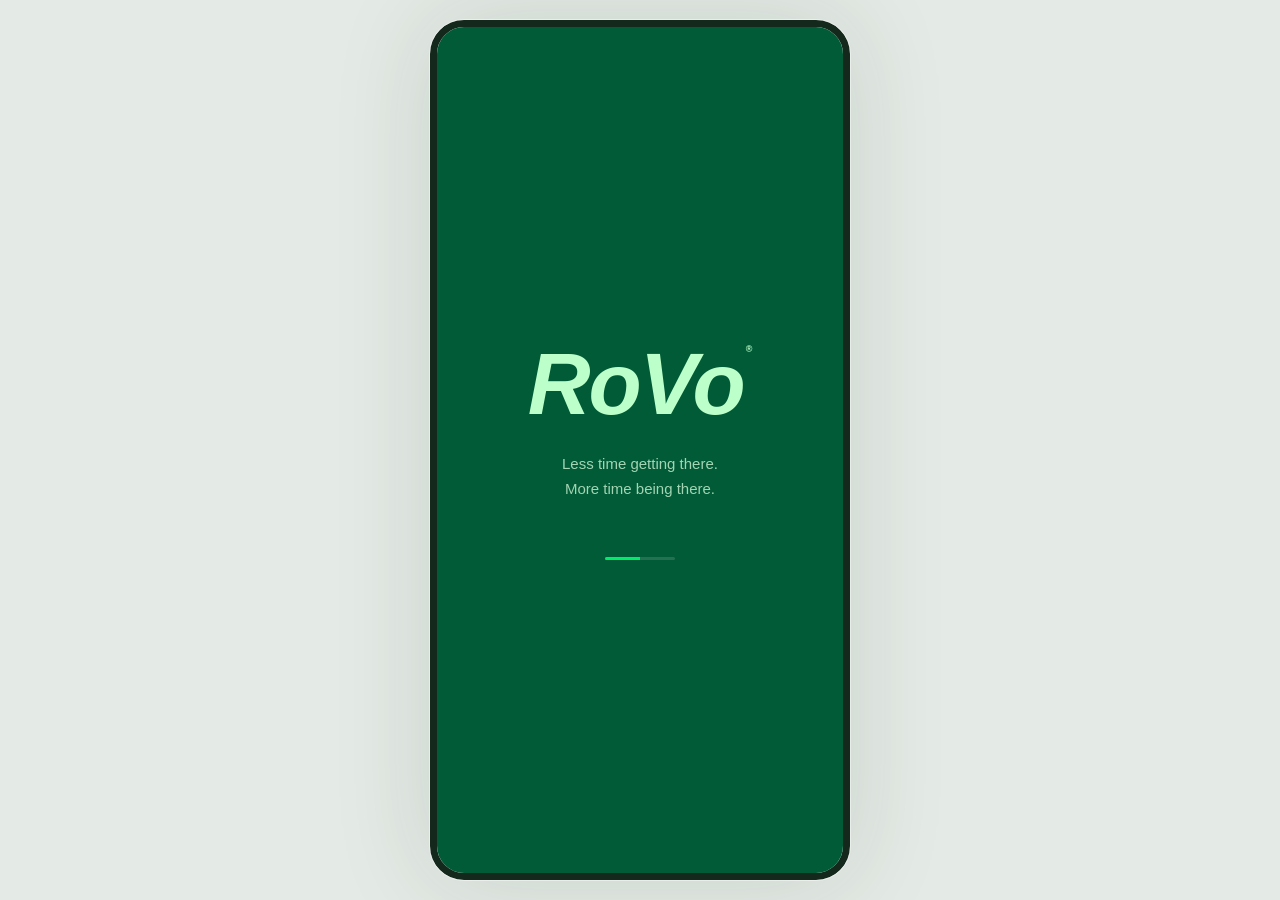
<file: index.html>
<!doctype html><html lang="en"><head><meta charset="UTF-8"><meta name="viewport" content="width=device-width,initial-scale=1,viewport-fit=cover"><meta name="theme-color" content="#F8FAF8"><meta name="apple-mobile-web-app-capable" content="yes"><meta name="apple-mobile-web-app-status-bar-style" content="default"><meta name="apple-mobile-web-app-title" content="RoVo"><meta name="description" content="RoVo campus bicycle rental pitch demonstration. Simulated bikes and payments."><link rel="manifest" href="./manifest.webmanifest"><link rel="icon" href="./icon.svg" type="image/svg+xml"><link rel="apple-touch-icon" href="./apple-touch-icon.png"><link rel="apple-touch-startup-image" href="./splash-750x1334.png" media="(device-width: 375px) and (device-height: 667px) and (-webkit-device-pixel-ratio: 2) and (orientation: portrait)"><link rel="apple-touch-startup-image" href="./splash-1170x2532.png" media="(device-width: 390px) and (device-height: 844px) and (-webkit-device-pixel-ratio: 3) and (orientation: portrait)"><link rel="apple-touch-startup-image" href="./splash-1179x2556.png" media="(device-width: 393px) and (device-height: 852px) and (-webkit-device-pixel-ratio: 3) and (orientation: portrait)"><link rel="apple-touch-startup-image" href="./splash-1290x2796.png" media="(device-width: 430px) and (device-height: 932px) and (-webkit-device-pixel-ratio: 3) and (orientation: portrait)"><link rel="apple-touch-startup-image" href="./splash-1206x2622.png" media="(device-width: 402px) and (device-height: 874px) and (-webkit-device-pixel-ratio: 3) and (orientation: portrait)"><title>RoVo • Campus in motion</title>  <script type="module" crossorigin src="./assets/index-ClRNTmHz.js"></script>
  <link rel="stylesheet" crossorigin href="./assets/index-DCMmDW1J.css">
</head><body><div id="root"></div></body></html>
</file>
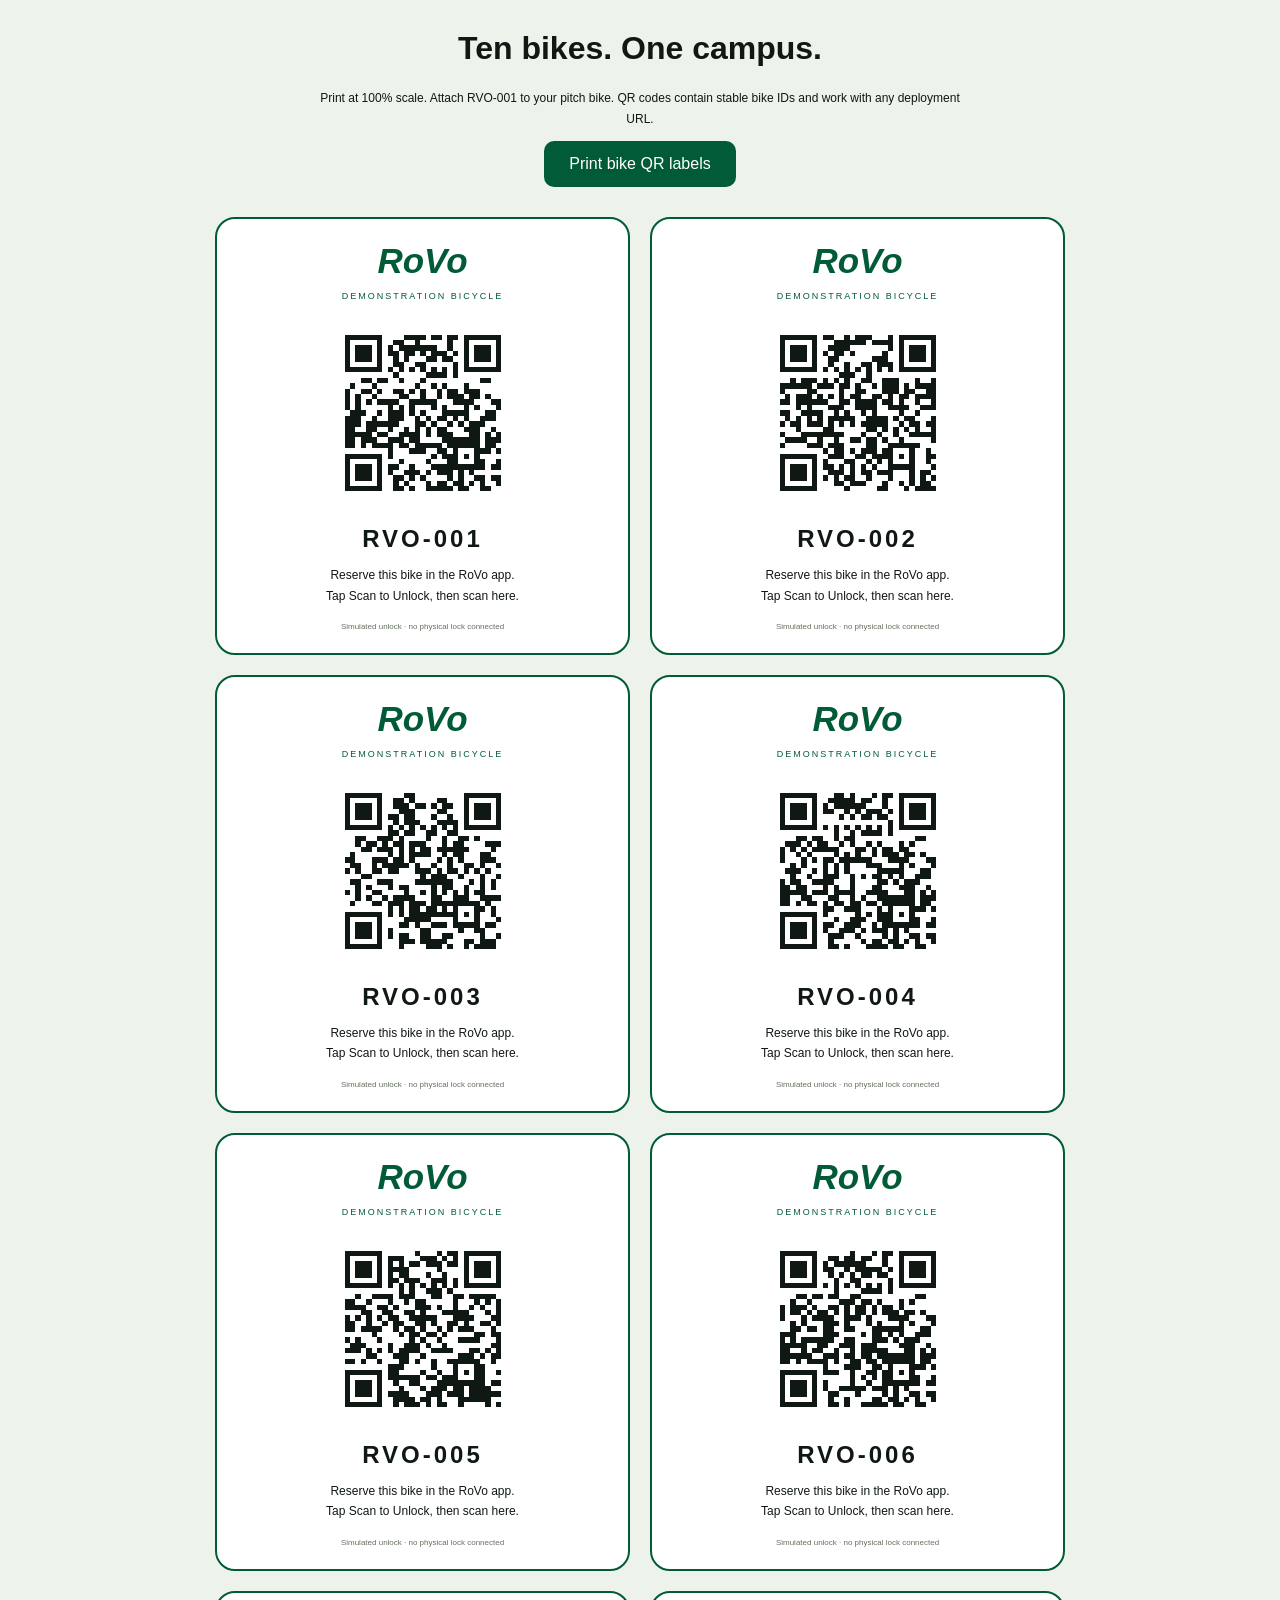
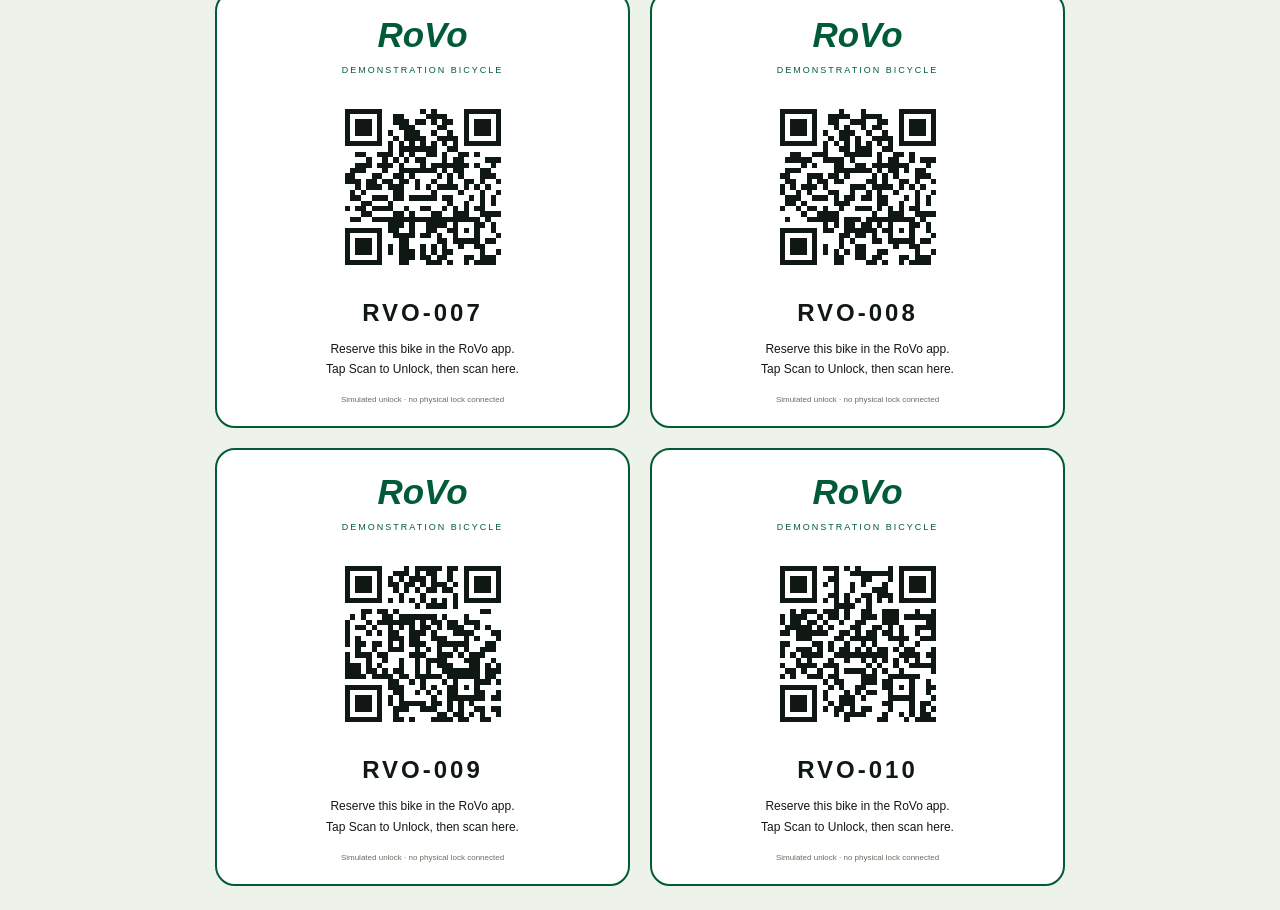
<file: qr/print.html>
<!doctype html><html lang="en"><head><meta charset="utf-8"><meta name="viewport" content="width=device-width,initial-scale=1"><title>RoVo printable bike QR labels</title><style>*{box-sizing:border-box}body{margin:24px;background:#edf2eb;font-family:Arial,sans-serif;color:#101814}.toolbar{text-align:center;margin:30px auto;max-width:650px}button{background:#005b36;color:white;border:0;padding:14px 25px;border-radius:10px;font-size:16px;cursor:pointer}.labels{max-width:850px;margin:auto;display:grid;grid-template-columns:1fr 1fr;gap:20px}article{background:white;border:2px solid #005b36;border-radius:20px;padding:22px;text-align:center;break-inside:avoid}header{font-size:35px;font-weight:900;font-style:italic;color:#005b36}header small{display:block;font:9px Arial;letter-spacing:2px;margin-top:10px}img{width:200px;height:200px;max-width:100%;display:block;margin:12px auto}h2{font-size:24px;letter-spacing:3px;margin:10px}p{font-size:12px;line-height:1.7}footer{font-size:8px;color:#65705f;margin-top:16px}@media print{body{margin:0;background:white}.toolbar{display:none}.labels{gap:12mm}article{padding:6mm;border-radius:4mm}img{width:42mm;height:42mm}@page{size:letter;margin:12mm}}@media(max-width:500px){.labels{grid-template-columns:1fr}}</style></head><body><div class="toolbar"><h1>Ten bikes. One campus.</h1><p>Print at 100% scale. Attach RVO-001 to your pitch bike. QR codes contain stable bike IDs and work with any deployment URL.</p><button onclick="window.print()">Print bike QR labels</button></div><section class="labels"><article><header>RoVo <small>DEMONSTRATION BICYCLE</small></header><img src="./RVO-001.svg" alt="QR code for RVO-001"><h2>RVO-001</h2><p>Reserve this bike in the RoVo app.<br>Tap Scan to Unlock, then scan here.</p><footer>Simulated unlock · no physical lock connected</footer></article><article><header>RoVo <small>DEMONSTRATION BICYCLE</small></header><img src="./RVO-002.svg" alt="QR code for RVO-002"><h2>RVO-002</h2><p>Reserve this bike in the RoVo app.<br>Tap Scan to Unlock, then scan here.</p><footer>Simulated unlock · no physical lock connected</footer></article><article><header>RoVo <small>DEMONSTRATION BICYCLE</small></header><img src="./RVO-003.svg" alt="QR code for RVO-003"><h2>RVO-003</h2><p>Reserve this bike in the RoVo app.<br>Tap Scan to Unlock, then scan here.</p><footer>Simulated unlock · no physical lock connected</footer></article><article><header>RoVo <small>DEMONSTRATION BICYCLE</small></header><img src="./RVO-004.svg" alt="QR code for RVO-004"><h2>RVO-004</h2><p>Reserve this bike in the RoVo app.<br>Tap Scan to Unlock, then scan here.</p><footer>Simulated unlock · no physical lock connected</footer></article><article><header>RoVo <small>DEMONSTRATION BICYCLE</small></header><img src="./RVO-005.svg" alt="QR code for RVO-005"><h2>RVO-005</h2><p>Reserve this bike in the RoVo app.<br>Tap Scan to Unlock, then scan here.</p><footer>Simulated unlock · no physical lock connected</footer></article><article><header>RoVo <small>DEMONSTRATION BICYCLE</small></header><img src="./RVO-006.svg" alt="QR code for RVO-006"><h2>RVO-006</h2><p>Reserve this bike in the RoVo app.<br>Tap Scan to Unlock, then scan here.</p><footer>Simulated unlock · no physical lock connected</footer></article><article><header>RoVo <small>DEMONSTRATION BICYCLE</small></header><img src="./RVO-007.svg" alt="QR code for RVO-007"><h2>RVO-007</h2><p>Reserve this bike in the RoVo app.<br>Tap Scan to Unlock, then scan here.</p><footer>Simulated unlock · no physical lock connected</footer></article><article><header>RoVo <small>DEMONSTRATION BICYCLE</small></header><img src="./RVO-008.svg" alt="QR code for RVO-008"><h2>RVO-008</h2><p>Reserve this bike in the RoVo app.<br>Tap Scan to Unlock, then scan here.</p><footer>Simulated unlock · no physical lock connected</footer></article><article><header>RoVo <small>DEMONSTRATION BICYCLE</small></header><img src="./RVO-009.svg" alt="QR code for RVO-009"><h2>RVO-009</h2><p>Reserve this bike in the RoVo app.<br>Tap Scan to Unlock, then scan here.</p><footer>Simulated unlock · no physical lock connected</footer></article><article><header>RoVo <small>DEMONSTRATION BICYCLE</small></header><img src="./RVO-010.svg" alt="QR code for RVO-010"><h2>RVO-010</h2><p>Reserve this bike in the RoVo app.<br>Tap Scan to Unlock, then scan here.</p><footer>Simulated unlock · no physical lock connected</footer></article></section></body></html>
</file>
<file: assets/index-DCMmDW1J.css>
.leaflet-pane,.leaflet-tile,.leaflet-marker-icon,.leaflet-marker-shadow,.leaflet-tile-container,.leaflet-pane>svg,.leaflet-pane>canvas,.leaflet-zoom-box,.leaflet-image-layer,.leaflet-layer{position:absolute;left:0;top:0}.leaflet-container{overflow:hidden}.leaflet-tile,.leaflet-marker-icon,.leaflet-marker-shadow{-webkit-user-select:none;-moz-user-select:none;user-select:none;-webkit-user-drag:none}.leaflet-tile::-moz-selection{background:transparent}.leaflet-tile::selection{background:transparent}.leaflet-safari .leaflet-tile{image-rendering:-webkit-optimize-contrast}.leaflet-safari .leaflet-tile-container{width:1600px;height:1600px;-webkit-transform-origin:0 0}.leaflet-marker-icon,.leaflet-marker-shadow{display:block}.leaflet-container .leaflet-overlay-pane svg{max-width:none!important;max-height:none!important}.leaflet-container .leaflet-marker-pane img,.leaflet-container .leaflet-shadow-pane img,.leaflet-container .leaflet-tile-pane img,.leaflet-container img.leaflet-image-layer,.leaflet-container .leaflet-tile{max-width:none!important;max-height:none!important;width:auto;padding:0}.leaflet-container img.leaflet-tile{mix-blend-mode:plus-lighter}.leaflet-container.leaflet-touch-zoom{touch-action:pan-x pan-y}.leaflet-container.leaflet-touch-drag{touch-action:none;touch-action:pinch-zoom}.leaflet-container.leaflet-touch-drag.leaflet-touch-zoom{touch-action:none}.leaflet-container{-webkit-tap-highlight-color:transparent}.leaflet-container a{-webkit-tap-highlight-color:rgba(51,181,229,.4)}.leaflet-tile{filter:inherit;visibility:hidden}.leaflet-tile-loaded{visibility:inherit}.leaflet-zoom-box{width:0;height:0;box-sizing:border-box;z-index:800}.leaflet-overlay-pane svg{-moz-user-select:none}.leaflet-pane{z-index:400}.leaflet-tile-pane{z-index:200}.leaflet-overlay-pane{z-index:400}.leaflet-shadow-pane{z-index:500}.leaflet-marker-pane{z-index:600}.leaflet-tooltip-pane{z-index:650}.leaflet-popup-pane{z-index:700}.leaflet-map-pane canvas{z-index:100}.leaflet-map-pane svg{z-index:200}.leaflet-vml-shape{width:1px;height:1px}.lvml{behavior:url(#default#VML);display:inline-block;position:absolute}.leaflet-control{position:relative;z-index:800;pointer-events:visiblePainted;pointer-events:auto}.leaflet-top,.leaflet-bottom{position:absolute;z-index:1000;pointer-events:none}.leaflet-top{top:0}.leaflet-right{right:0}.leaflet-bottom{bottom:0}.leaflet-left{left:0}.leaflet-control{float:left;clear:both}.leaflet-right .leaflet-control{float:right}.leaflet-top .leaflet-control{margin-top:10px}.leaflet-bottom .leaflet-control{margin-bottom:10px}.leaflet-left .leaflet-control{margin-left:10px}.leaflet-right .leaflet-control{margin-right:10px}.leaflet-fade-anim .leaflet-popup{opacity:0;transition:opacity .2s linear}.leaflet-fade-anim .leaflet-map-pane .leaflet-popup{opacity:1}.leaflet-zoom-animated{transform-origin:0 0}svg.leaflet-zoom-animated{will-change:transform}.leaflet-zoom-anim .leaflet-zoom-animated{transition:transform .25s cubic-bezier(0,0,.25,1)}.leaflet-zoom-anim .leaflet-tile,.leaflet-pan-anim .leaflet-tile{transition:none}.leaflet-zoom-anim .leaflet-zoom-hide{visibility:hidden}.leaflet-interactive{cursor:pointer}.leaflet-grab{cursor:grab}.leaflet-crosshair,.leaflet-crosshair .leaflet-interactive{cursor:crosshair}.leaflet-popup-pane,.leaflet-control{cursor:auto}.leaflet-dragging .leaflet-grab,.leaflet-dragging .leaflet-grab .leaflet-interactive,.leaflet-dragging .leaflet-marker-draggable{cursor:move;cursor:grabbing}.leaflet-marker-icon,.leaflet-marker-shadow,.leaflet-image-layer,.leaflet-pane>svg path,.leaflet-tile-container{pointer-events:none}.leaflet-marker-icon.leaflet-interactive,.leaflet-image-layer.leaflet-interactive,.leaflet-pane>svg path.leaflet-interactive,svg.leaflet-image-layer.leaflet-interactive path{pointer-events:visiblePainted;pointer-events:auto}.leaflet-container{background:#ddd;outline-offset:1px}.leaflet-container a{color:#0078a8}.leaflet-zoom-box{border:2px dotted #38f;background:#ffffff80}.leaflet-container{font-family:Helvetica Neue,Arial,Helvetica,sans-serif;font-size:12px;font-size:.75rem;line-height:1.5}.leaflet-bar{box-shadow:0 1px 5px #000000a6;border-radius:4px}.leaflet-bar a{background-color:#fff;border-bottom:1px solid #ccc;width:26px;height:26px;line-height:26px;display:block;text-align:center;text-decoration:none;color:#000}.leaflet-bar a,.leaflet-control-layers-toggle{background-position:50% 50%;background-repeat:no-repeat;display:block}.leaflet-bar a:hover,.leaflet-bar a:focus{background-color:#f4f4f4}.leaflet-bar a:first-child{border-top-left-radius:4px;border-top-right-radius:4px}.leaflet-bar a:last-child{border-bottom-left-radius:4px;border-bottom-right-radius:4px;border-bottom:none}.leaflet-bar a.leaflet-disabled{cursor:default;background-color:#f4f4f4;color:#bbb}.leaflet-touch .leaflet-bar a{width:30px;height:30px;line-height:30px}.leaflet-touch .leaflet-bar a:first-child{border-top-left-radius:2px;border-top-right-radius:2px}.leaflet-touch .leaflet-bar a:last-child{border-bottom-left-radius:2px;border-bottom-right-radius:2px}.leaflet-control-zoom-in,.leaflet-control-zoom-out{font:700 18px Lucida Console,Monaco,monospace;text-indent:1px}.leaflet-touch .leaflet-control-zoom-in,.leaflet-touch .leaflet-control-zoom-out{font-size:22px}.leaflet-control-layers{box-shadow:0 1px 5px #0006;background:#fff;border-radius:5px}.leaflet-control-layers-toggle{background-image:url([data-uri]);width:36px;height:36px}.leaflet-retina .leaflet-control-layers-toggle{background-image:url([data-uri]);background-size:26px 26px}.leaflet-touch .leaflet-control-layers-toggle{width:44px;height:44px}.leaflet-control-layers .leaflet-control-layers-list,.leaflet-control-layers-expanded .leaflet-control-layers-toggle{display:none}.leaflet-control-layers-expanded .leaflet-control-layers-list{display:block;position:relative}.leaflet-control-layers-expanded{padding:6px 10px 6px 6px;color:#333;background:#fff}.leaflet-control-layers-scrollbar{overflow-y:scroll;overflow-x:hidden;padding-right:5px}.leaflet-control-layers-selector{margin-top:2px;position:relative;top:1px}.leaflet-control-layers label{display:block;font-size:13px;font-size:1.08333em}.leaflet-control-layers-separator{height:0;border-top:1px solid #ddd;margin:5px -10px 5px -6px}.leaflet-default-icon-path{background-image:url([data-uri])}.leaflet-container .leaflet-control-attribution{background:#fff;background:#fffc;margin:0}.leaflet-control-attribution,.leaflet-control-scale-line{padding:0 5px;color:#333;line-height:1.4}.leaflet-control-attribution a{text-decoration:none}.leaflet-control-attribution a:hover,.leaflet-control-attribution a:focus{text-decoration:underline}.leaflet-attribution-flag{display:inline!important;vertical-align:baseline!important;width:1em;height:.6669em}.leaflet-left .leaflet-control-scale{margin-left:5px}.leaflet-bottom .leaflet-control-scale{margin-bottom:5px}.leaflet-control-scale-line{border:2px solid #777;border-top:none;line-height:1.1;padding:2px 5px 1px;white-space:nowrap;box-sizing:border-box;background:#fffc;text-shadow:1px 1px #fff}.leaflet-control-scale-line:not(:first-child){border-top:2px solid #777;border-bottom:none;margin-top:-2px}.leaflet-control-scale-line:not(:first-child):not(:last-child){border-bottom:2px solid #777}.leaflet-touch .leaflet-control-attribution,.leaflet-touch .leaflet-control-layers,.leaflet-touch .leaflet-bar{box-shadow:none}.leaflet-touch .leaflet-control-layers,.leaflet-touch .leaflet-bar{border:2px solid rgba(0,0,0,.2);background-clip:padding-box}.leaflet-popup{position:absolute;text-align:center;margin-bottom:20px}.leaflet-popup-content-wrapper{padding:1px;text-align:left;border-radius:12px}.leaflet-popup-content{margin:13px 24px 13px 20px;line-height:1.3;font-size:13px;font-size:1.08333em;min-height:1px}.leaflet-popup-content p{margin:1.3em 0}.leaflet-popup-tip-container{width:40px;height:20px;position:absolute;left:50%;margin-top:-1px;margin-left:-20px;overflow:hidden;pointer-events:none}.leaflet-popup-tip{width:17px;height:17px;padding:1px;margin:-10px auto 0;pointer-events:auto;transform:rotate(45deg)}.leaflet-popup-content-wrapper,.leaflet-popup-tip{background:#fff;color:#333;box-shadow:0 3px 14px #0006}.leaflet-container a.leaflet-popup-close-button{position:absolute;top:0;right:0;border:none;text-align:center;width:24px;height:24px;font:16px/24px Tahoma,Verdana,sans-serif;color:#757575;text-decoration:none;background:transparent}.leaflet-container a.leaflet-popup-close-button:hover,.leaflet-container a.leaflet-popup-close-button:focus{color:#585858}.leaflet-popup-scrolled{overflow:auto}.leaflet-oldie .leaflet-popup-content-wrapper{-ms-zoom:1}.leaflet-oldie .leaflet-popup-tip{width:24px;margin:0 auto;-ms-filter:"progid:DXImageTransform.Microsoft.Matrix(M11=0.70710678, M12=0.70710678, M21=-0.70710678, M22=0.70710678)";filter:progid:DXImageTransform.Microsoft.Matrix(M11=.70710678,M12=.70710678,M21=-.70710678,M22=.70710678)}.leaflet-oldie .leaflet-control-zoom,.leaflet-oldie .leaflet-control-layers,.leaflet-oldie .leaflet-popup-content-wrapper,.leaflet-oldie .leaflet-popup-tip{border:1px solid #999}.leaflet-div-icon{background:#fff;border:1px solid #666}.leaflet-tooltip{position:absolute;padding:6px;background-color:#fff;border:1px solid #fff;border-radius:3px;color:#222;white-space:nowrap;-webkit-user-select:none;-moz-user-select:none;user-select:none;pointer-events:none;box-shadow:0 1px 3px #0006}.leaflet-tooltip.leaflet-interactive{cursor:pointer;pointer-events:auto}.leaflet-tooltip-top:before,.leaflet-tooltip-bottom:before,.leaflet-tooltip-left:before,.leaflet-tooltip-right:before{position:absolute;pointer-events:none;border:6px solid transparent;background:transparent;content:""}.leaflet-tooltip-bottom{margin-top:6px}.leaflet-tooltip-top{margin-top:-6px}.leaflet-tooltip-bottom:before,.leaflet-tooltip-top:before{left:50%;margin-left:-6px}.leaflet-tooltip-top:before{bottom:0;margin-bottom:-12px;border-top-color:#fff}.leaflet-tooltip-bottom:before{top:0;margin-top:-12px;margin-left:-6px;border-bottom-color:#fff}.leaflet-tooltip-left{margin-left:-6px}.leaflet-tooltip-right{margin-left:6px}.leaflet-tooltip-left:before,.leaflet-tooltip-right:before{top:50%;margin-top:-6px}.leaflet-tooltip-left:before{right:0;margin-right:-12px;border-left-color:#fff}.leaflet-tooltip-right:before{left:0;margin-left:-12px;border-right-color:#fff}@media print{.leaflet-control{-webkit-print-color-adjust:exact;print-color-adjust:exact}}*,:before,:after{--tw-border-spacing-x: 0;--tw-border-spacing-y: 0;--tw-translate-x: 0;--tw-translate-y: 0;--tw-rotate: 0;--tw-skew-x: 0;--tw-skew-y: 0;--tw-scale-x: 1;--tw-scale-y: 1;--tw-pan-x: ;--tw-pan-y: ;--tw-pinch-zoom: ;--tw-scroll-snap-strictness: proximity;--tw-gradient-from-position: ;--tw-gradient-via-position: ;--tw-gradient-to-position: ;--tw-ordinal: ;--tw-slashed-zero: ;--tw-numeric-figure: ;--tw-numeric-spacing: ;--tw-numeric-fraction: ;--tw-ring-inset: ;--tw-ring-offset-width: 0px;--tw-ring-offset-color: #fff;--tw-ring-color: rgb(59 130 246 / .5);--tw-ring-offset-shadow: 0 0 #0000;--tw-ring-shadow: 0 0 #0000;--tw-shadow: 0 0 #0000;--tw-shadow-colored: 0 0 #0000;--tw-blur: ;--tw-brightness: ;--tw-contrast: ;--tw-grayscale: ;--tw-hue-rotate: ;--tw-invert: ;--tw-saturate: ;--tw-sepia: ;--tw-drop-shadow: ;--tw-backdrop-blur: ;--tw-backdrop-brightness: ;--tw-backdrop-contrast: ;--tw-backdrop-grayscale: ;--tw-backdrop-hue-rotate: ;--tw-backdrop-invert: ;--tw-backdrop-opacity: ;--tw-backdrop-saturate: ;--tw-backdrop-sepia: ;--tw-contain-size: ;--tw-contain-layout: ;--tw-contain-paint: ;--tw-contain-style: }::backdrop{--tw-border-spacing-x: 0;--tw-border-spacing-y: 0;--tw-translate-x: 0;--tw-translate-y: 0;--tw-rotate: 0;--tw-skew-x: 0;--tw-skew-y: 0;--tw-scale-x: 1;--tw-scale-y: 1;--tw-pan-x: ;--tw-pan-y: ;--tw-pinch-zoom: ;--tw-scroll-snap-strictness: proximity;--tw-gradient-from-position: ;--tw-gradient-via-position: ;--tw-gradient-to-position: ;--tw-ordinal: ;--tw-slashed-zero: ;--tw-numeric-figure: ;--tw-numeric-spacing: ;--tw-numeric-fraction: ;--tw-ring-inset: ;--tw-ring-offset-width: 0px;--tw-ring-offset-color: #fff;--tw-ring-color: rgb(59 130 246 / .5);--tw-ring-offset-shadow: 0 0 #0000;--tw-ring-shadow: 0 0 #0000;--tw-shadow: 0 0 #0000;--tw-shadow-colored: 0 0 #0000;--tw-blur: ;--tw-brightness: ;--tw-contrast: ;--tw-grayscale: ;--tw-hue-rotate: ;--tw-invert: ;--tw-saturate: ;--tw-sepia: ;--tw-drop-shadow: ;--tw-backdrop-blur: ;--tw-backdrop-brightness: ;--tw-backdrop-contrast: ;--tw-backdrop-grayscale: ;--tw-backdrop-hue-rotate: ;--tw-backdrop-invert: ;--tw-backdrop-opacity: ;--tw-backdrop-saturate: ;--tw-backdrop-sepia: ;--tw-contain-size: ;--tw-contain-layout: ;--tw-contain-paint: ;--tw-contain-style: }*,:before,:after{box-sizing:border-box;border-width:0;border-style:solid;border-color:#e5e7eb}:before,:after{--tw-content: ""}html,:host{line-height:1.5;-webkit-text-size-adjust:100%;-moz-tab-size:4;-o-tab-size:4;tab-size:4;font-family:ui-sans-serif,system-ui,sans-serif,"Apple Color Emoji","Segoe UI Emoji",Segoe UI Symbol,"Noto Color Emoji";font-feature-settings:normal;font-variation-settings:normal;-webkit-tap-highlight-color:transparent}body{margin:0;line-height:inherit}hr{height:0;color:inherit;border-top-width:1px}abbr:where([title]){-webkit-text-decoration:underline dotted;text-decoration:underline dotted}h1,h2,h3,h4,h5,h6{font-size:inherit;font-weight:inherit}a{color:inherit;text-decoration:inherit}b,strong{font-weight:bolder}code,kbd,samp,pre{font-family:ui-monospace,SFMono-Regular,Menlo,Monaco,Consolas,Liberation Mono,Courier New,monospace;font-feature-settings:normal;font-variation-settings:normal;font-size:1em}small{font-size:80%}sub,sup{font-size:75%;line-height:0;position:relative;vertical-align:baseline}sub{bottom:-.25em}sup{top:-.5em}table{text-indent:0;border-color:inherit;border-collapse:collapse}button,input,optgroup,select,textarea{font-family:inherit;font-feature-settings:inherit;font-variation-settings:inherit;font-size:100%;font-weight:inherit;line-height:inherit;letter-spacing:inherit;color:inherit;margin:0;padding:0}button,select{text-transform:none}button,input:where([type=button]),input:where([type=reset]),input:where([type=submit]){-webkit-appearance:button;background-color:transparent;background-image:none}:-moz-focusring{outline:auto}:-moz-ui-invalid{box-shadow:none}progress{vertical-align:baseline}::-webkit-inner-spin-button,::-webkit-outer-spin-button{height:auto}[type=search]{-webkit-appearance:textfield;outline-offset:-2px}::-webkit-search-decoration{-webkit-appearance:none}::-webkit-file-upload-button{-webkit-appearance:button;font:inherit}summary{display:list-item}blockquote,dl,dd,h1,h2,h3,h4,h5,h6,hr,figure,p,pre{margin:0}fieldset{margin:0;padding:0}legend{padding:0}ol,ul,menu{list-style:none;margin:0;padding:0}dialog{padding:0}textarea{resize:vertical}input::-moz-placeholder,textarea::-moz-placeholder{opacity:1;color:#9ca3af}input::placeholder,textarea::placeholder{opacity:1;color:#9ca3af}button,[role=button]{cursor:pointer}:disabled{cursor:default}img,svg,video,canvas,audio,iframe,embed,object{display:block;vertical-align:middle}img,video{max-width:100%;height:auto}[hidden]:where(:not([hidden=until-found])){display:none}.resize{resize:both}.rounded{border-radius:.25rem}.filter{filter:var(--tw-blur) var(--tw-brightness) var(--tw-contrast) var(--tw-grayscale) var(--tw-hue-rotate) var(--tw-invert) var(--tw-saturate) var(--tw-sepia) var(--tw-drop-shadow)}.transition{transition-property:color,background-color,border-color,text-decoration-color,fill,stroke,opacity,box-shadow,transform,filter,backdrop-filter;transition-timing-function:cubic-bezier(.4,0,.2,1);transition-duration:.15s}:root{font-family:-apple-system,BlinkMacSystemFont,Segoe UI,sans-serif;color:#101814;background:#e4eae5;font-synthesis:none;-webkit-font-smoothing:antialiased;font-size:14px;--green:#00c853;--deep:#005b36;--muted:#778279}*{box-sizing:border-box}body{margin:0}button,input,a{-webkit-tap-highlight-color:transparent}button,a{touch-action:manipulation}button{font:inherit;cursor:pointer;border:0;background:none;color:inherit}button:disabled{opacity:.4;cursor:not-allowed}button:focus-visible,a:focus-visible,input:focus-visible{outline:3px solid #00c853;outline-offset:3px}input{font:inherit;min-width:0;border:0;background:transparent;color:inherit}input:focus{outline:none}h1,h2,h3,p{margin:0}h1{font-size:32px;font-weight:700;letter-spacing:-1.4px;line-height:1.15}h2{font-size:19px;font-weight:650;letter-spacing:-.55px}h3{font-size:16px;font-weight:650}p{line-height:1.65}a{color:inherit;text-decoration:none}small{font-size:11px}svg{flex-shrink:0}.phone{position:relative;isolation:isolate;max-width:440px;height:100dvh;min-height:460px;margin:auto;background:#f8faf8;display:flex;flex-direction:column;overflow:hidden;box-shadow:0 0 100px #21332922}.topbar{height:calc(68px + env(safe-area-inset-top));padding:calc(12px + env(safe-area-inset-top)) 22px 12px;display:flex;align-items:center;justify-content:space-between;flex-shrink:0;background:#f8faf8;z-index:3}.wordmark{font-size:34px;letter-spacing:-2px;font-weight:850;font-style:italic;line-height:1;white-space:nowrap}.wordmark span{font-size:9px;letter-spacing:0;font-style:normal;vertical-align:top;position:relative;top:5px;margin-left:2px}.wordmark.large{display:block;font-size:60px;margin:15px 0 25px}.campus-title{display:flex;align-items:center;gap:6px;font-size:9px;letter-spacing:1.3px;font-weight:700;color:#56675a}.live-dot{display:inline-block;width:6px;height:6px;border-radius:100%;background:#00c853;box-shadow:0 0 0 3px #00c85312;flex-shrink:0}.icon-button{position:relative;width:38px;height:38px;border:1px solid #e5eae5;border-radius:50%;display:grid;place-items:center}.icon-button i{position:absolute;width:5px;height:5px;background:var(--green);border-radius:50%;right:7px;top:6px}.demo-strip{display:flex;justify-content:space-between;align-items:center;padding:8px 18px;background:#ecf3ed;border-block:1px solid #e0e9e1;color:#5c6c60;flex-shrink:0;font-size:9px;letter-spacing:.05px}.demo-strip>span{display:flex;align-items:center;gap:7px}.demo-strip button{display:flex;gap:5px;align-items:center;font-weight:700;color:var(--deep)}.screen{flex:1;overflow:auto;overscroll-behavior:contain;scrollbar-width:none}.screen::-webkit-scrollbar{display:none}.explore-heading{padding:23px 22px 17px}.eyebrow{font-size:9px;font-weight:750;letter-spacing:1.8px;color:#7a897d;margin-bottom:10px;line-height:1.4}h1 span:not(.heading-dot){color:var(--deep)}.search{display:flex;align-items:center;gap:10px;margin-top:19px;background:#fff;border:1px solid #e3e9e3;border-radius:14px;padding:13px 14px;color:#88928a;box-shadow:0 3px 8px #10181402}.search input{flex:1;font-size:13px;color:#263e2f}.search input::-moz-placeholder{color:#8d978e}.search input::placeholder{color:#8d978e}.search button{display:grid;place-items:center}.map-wrap{position:relative;height:290px;background:#edf2e9;overflow:hidden}.campus-map{height:100%;width:100%;z-index:0;background:#eaf0e8}.map-caption{position:absolute;top:14px;left:16px;z-index:1;display:flex;gap:7px;align-items:center;max-width:calc(100% - 30px);background:#ffffffed;border-radius:7px;padding:7px 9px;font-size:8px;font-weight:700;letter-spacing:.8px;box-shadow:0 2px 8px #00000008;pointer-events:none}.map-caption>span:last-child{font-size:6px;font-weight:500;color:#89958b;padding-left:5px;border-left:1px solid #dfe7dd}.map-controls{position:absolute;right:14px;bottom:25px;z-index:1;display:flex;flex-direction:column;gap:4px}.map-controls button{width:32px;height:32px;background:#fff;display:grid;place-items:center;border:1px solid #e4e9e2;box-shadow:0 2px 6px #0000000a;border-radius:9px}.map-message{position:absolute;z-index:2;background:#fff;bottom:23px;left:10px;right:52px;border-radius:10px;padding:10px;font-size:11px}.leaflet-container{font-family:inherit}.leaflet-control-attribution{font-size:7px!important;background:#fffb!important}.leaflet-control-attribution a{color:#536d5b!important}.station-icon{background:none;border:0}.station-pin{width:35px;height:35px;border:3px solid white;outline:1px solid #00a54322;border-radius:13px 13px 13px 3px;transform:rotate(-45deg);background:#00c853;box-shadow:0 4px 10px #003b3328;color:#00361c;display:flex;align-items:center;justify-content:center;font-size:16px;font-weight:800}.station-pin:first-letter{transform:rotate(45deg)}.station-pin{transform:none;border-radius:14px 14px 14px 4px}.station-pin.selected{background:#005b36;color:#fff;box-shadow:0 0 0 5px #00c85325}.station-pin.future{background:#eef2ed;color:#879587;border:2px solid white;outline:1px dashed #9dae9f;box-shadow:none;font-weight:400}.station-label{position:absolute;left:17px;top:39px;transform:translate(-50%);white-space:nowrap;color:#314d38;font-size:8px;font-weight:650;background:#f8faf8d9;padding:2px 4px;border-radius:3px;pointer-events:none}.nearby{padding:22px 22px 26px;background:#f8faf8;border-radius:24px 24px 0 0;position:relative;margin-top:-14px;z-index:1}.section-title{display:flex;justify-content:space-between;align-items:center;gap:8px}.section-title h2{font-size:17px}.green-pill{display:inline-flex;align-items:center;gap:4px;padding:6px 9px;border-radius:30px;color:#006735;background:#e7f6ea;font-size:9px;font-weight:650;white-space:nowrap}.chips{display:flex;gap:7px;margin:17px 0 15px;overflow:auto;scrollbar-width:none}.chips button{border-radius:20px;border:1px solid #e2e8e1;padding:8px 11px;font-size:10px;white-space:nowrap;color:#788779}.chips button.active{background:#12291c;color:#fff;border-color:#12291c}.pitch-card,.trip-banner{display:flex;align-items:center;text-align:left;background:#edf4e9;border:1px solid #ddebd7;border-radius:14px;padding:12px;width:100%;gap:12px;margin:8px 0}.pitch-card b{font-size:12px}.pitch-card small,.trip-banner small{display:block;color:#73836f;font-size:10px;margin-top:4px}.pitch-card>svg,.trip-banner>svg:last-child{margin-left:auto}.mini-icon{background:#d7eace;color:#437c38;width:32px;height:32px;border-radius:10px;display:grid;place-items:center}.station-row{display:flex;align-items:center;gap:12px;padding:16px 0;border-bottom:1px solid #e8ede7;width:100%;text-align:left}.station-symbol{background:#ecf2eb;color:#005b36;border:1px solid #e1e9dd;width:46px;height:46px;border-radius:15px;display:grid;place-items:center;flex-shrink:0}.muted-symbol{color:#8c9b8a;background:#f0f2ed}.station-row>span:nth-child(2){min-width:0}.station-row b{display:block;font-size:12px;font-weight:650}.station-row small{display:block;font-size:9px;color:#8b978b;margin-top:6px}.station-row small span{font-size:8px}.station-count{display:flex;align-items:center;margin-left:auto;gap:6px;color:#3d6a43;flex-shrink:0}.station-count strong{font-size:20px}.station-count small{font-size:8px;margin-top:3px}.station-count>svg:last-child{margin-left:2px;color:#9da79b}.fine{font-size:9px;line-height:1.7;color:#8c978c;text-align:center;margin-top:15px}.fine.text-left{text-align:left;font-size:8px;display:flex;gap:5px;align-items:flex-start}.bottom-nav{display:flex;justify-content:space-around;padding:10px 10px calc(8px + env(safe-area-inset-bottom));border-top:1px solid #e2e8e1;background:#ffffffec;backdrop-filter:blur(18px);z-index:3;flex-shrink:0}.bottom-nav button{position:relative;display:flex;flex-direction:column;align-items:center;gap:6px;min-width:65px;color:#8a968b;padding:2px 4px 4px}.bottom-nav small{font-size:9px;font-weight:550}.bottom-nav button.active{color:#005b36}.bottom-nav button>span{position:relative;line-height:0}.bottom-nav i{position:absolute;background:#00c853;width:5px;height:5px;border-radius:50%;right:-4px;top:0}.nav-indicator{position:absolute;top:-11px;width:23px;height:3px;background:#00c853;border-radius:0 0 4px 4px}.page{padding:28px 22px 30px}.page>h1{margin-bottom:24px}.heading-dot{color:#00c853}.primary,.secondary{display:flex;justify-content:center;align-items:center;gap:10px;width:100%;padding:16px;border-radius:14px;font-weight:650;font-size:13px;min-height:48px}.primary{background:#00c853;color:#00391b;box-shadow:0 5px 15px #00c85314;margin-top:16px}.primary:active,.secondary:active{transform:scale(.985)}.primary>svg:last-child{margin-left:4px}.secondary{border:1px solid #dce6d9;background:#fff;color:#294c32;margin-top:12px}.text-button{display:flex;align-items:center;gap:6px;justify-content:center;font-size:11px;color:#6c806f;padding:14px 5px;margin:auto}.text-link{display:flex;align-items:center;gap:8px;color:#005b36;font-size:11px;padding:12px 0 0;font-weight:650}.muted{color:#7b897d;font-size:12px;line-height:1.7}.green{color:#00ad4b}.small-text{font-size:11px}.text-left{text-align:left}.text-center{text-align:center}.bike-art{display:block;width:100%;max-width:340px;margin:10px auto}.active-card{background:#113e29;color:#fff;padding:23px;border-radius:24px;margin-bottom:18px;background-image:radial-gradient(ellipse at 110% 5%,#397b423d,transparent 70%)}.on-dark-pill{font-size:8px;letter-spacing:.7px;border:1px solid #ffffff27;border-radius:20px;padding:7px 9px;display:inline-flex;align-items:center;gap:7px}.ride-clock{font-size:64px;letter-spacing:-4px;line-height:1.2;font-weight:550;font-variant-numeric:tabular-nums;margin:22px 0;color:#beffc8}.active-stats{display:flex;gap:55px}.active-stats small{display:block;color:#acc9b3;font-size:10px;margin-bottom:6px}.active-stats b{font-size:21px;letter-spacing:-.7px}.active-card p{font-size:11px;margin-top:18px;color:#bed4c1}.active-card .fine{color:#86b496}.small-map{height:200px;border-radius:18px;border:1px solid #dce5d8}.small-map .map-caption{font-size:6px;left:10px;top:10px}.small-map .map-caption>span:last-child{display:none}.small-map .map-controls{right:7px;bottom:17px}.small-map .map-controls button{width:25px;height:25px}.reservation-card{padding:22px;background:#fff;border:1px solid #e3e9df;border-radius:24px}.reservation-card h2{font-size:25px;margin-top:17px}.reservation-card>p{font-size:12px;color:#7d8b7e;margin-top:5px}.countdown{display:flex;align-items:center;gap:10px;margin:20px 0 5px;color:#006b39}.countdown strong{font-size:28px;font-variant-numeric:tabular-nums;letter-spacing:-1px}.countdown>span{color:#849280;font-size:11px}.empty{text-align:center;padding:28px 8px;display:flex;flex-direction:column;align-items:center;gap:12px}.empty>svg{color:#79977e}.empty p{font-size:12px;color:#8b978b}.empty h2{font-size:21px}.empty.compact{padding:24px 10px}.empty-icon{width:75px;height:75px;border-radius:26px;background:#e9f2e6;color:#538559;display:grid;place-items:center;margin:5px auto 16px}.ride-empty{padding:25px 8px 30px}.history-title{margin:26px 0 14px}.history-title>.muted{font-size:10px}.history-row{display:flex;align-items:center;gap:10px;width:100%;padding:16px 0;border-bottom:1px solid #e4eae1;text-align:left;font-size:12px}.history-row>span:nth-child(2){flex:1}.history-row b{font-size:12px;font-weight:600}.history-row small{display:block;color:#8a9788;font-size:10px;margin-top:5px}.row-icon{display:grid;place-items:center;flex-shrink:0;width:38px;height:38px;border-radius:12px;background:#edf3ea;color:#48714d}.wallet-card{background:#123e29;border-radius:23px;padding:25px;color:#fff;background-image:radial-gradient(ellipse at 100% 0%,#45865477,transparent 75%);box-shadow:0 15px 25px #153f2917}.wallet-card .wordmark{font-size:29px;color:#d6ffdc}.wallet-card>svg{color:#86c693;margin-top:32px}.card-number{font-size:20px;letter-spacing:2px;margin:15px 0 25px}.wallet-card>.section-title:last-child{font-size:8px;letter-spacing:1px;color:#b8d3bb}.menu-row{display:flex;align-items:center;gap:12px;width:100%;text-align:left;padding:18px 0;border-bottom:1px solid #e5eae2}.menu-row>span:nth-child(2){flex:1}.menu-row b{font-size:12px;font-weight:600}.menu-row small{display:block;font-size:10px;color:#8a9689;margin-top:4px}.menu-row>svg{color:#99a795}.pricing-card{border:1px solid #e1e7dc;background:#fff;border-radius:18px;padding:22px;margin-top:22px}.pricing-card h2{font-size:32px;color:#005b36;margin:10px 0}.pricing-card h2 span{font-size:17px;color:#1d3322}.pricing-card p{font-size:11px;color:#869181}.subscription-card{display:flex;align-items:center;gap:12px;text-align:left;padding:17px 14px;background:#eaf3e6;border:1px solid #dbe9d5;border-radius:16px;margin-top:12px;width:100%}.subscription-card b{font-size:12px}.subscription-card small{display:block;font-size:9px;color:#81917a;margin-top:5px}.subscription-card>svg:last-child{margin-left:auto}.profile-card{display:flex;align-items:center;gap:15px;text-align:left;width:100%;padding:0 0 22px}.avatar{display:grid;place-items:center;background:#e5eedf;color:#32593a;border:4px solid white;outline:1px solid #dce8d4;width:70px;height:70px;border-radius:24px;font-size:22px;font-weight:650}.profile-card h2{font-size:18px}.profile-card p{font-size:11px;color:#899581;margin:4px 0 7px}.profile-card .green-pill{font-size:8px;padding:4px 7px}.profile-card>svg{margin-left:auto;color:#8a9d84}.stats-grid{display:flex;justify-content:space-around;padding:20px 0;border-block:1px solid #e3eadf;margin:0 0 12px;text-align:center}.stats-grid>div{display:flex;flex-direction:column;align-items:center;gap:7px}.stats-grid b{font-size:24px;color:#325d3a;font-weight:550;letter-spacing:-1px}.stats-grid small{font-size:9px;color:#8c9a85}.stats-grid svg{color:#55985b}.demo-panel{background:#eef4e9;border:1px solid #dfe8d8;border-radius:18px;padding:18px;margin-top:25px}.demo-panel h2{display:flex;align-items:center;gap:7px;font-size:15px}.demo-panel p{font-size:11px;color:#85957d;margin-top:12px}.demo-panel .secondary{font-size:11px;padding:11px;min-height:40px}.overlay{position:absolute;inset:0;z-index:10;background:#0c241d59;backdrop-filter:blur(4px);display:flex;align-items:flex-end}.sheet{position:relative;width:100%;max-height:calc(100% - env(safe-area-inset-top) - 20px);overflow:auto;overscroll-behavior:contain;scrollbar-width:none;padding:25px 24px calc(24px + env(safe-area-inset-bottom));background:#f8faf8;border-radius:28px 28px 0 0;box-shadow:0 -10px 50px #102a1912}.sheet-handle{position:absolute;top:9px;left:calc(50% - 17px);width:34px;height:4px;border-radius:10px;background:#d8e0d5}.sheet>.eyebrow:first-of-type{padding-right:28px;margin-top:15px;font-size:8px}.close{position:absolute;right:17px;top:20px;background:#eaf0e7;border-radius:50%;width:30px;height:30px;display:grid;place-items:center}.sheet-title{font-size:27px;letter-spacing:-1px;margin:14px 30px 12px 0;line-height:1.2;font-weight:650}.sheet>p{font-size:12px;color:#7b8a77;margin-bottom:15px}.sheet .text-center .sheet-title{margin-right:0}.sheet .bike-art{max-width:290px;margin:5px auto}.station-summary{display:flex;justify-content:space-between;margin-top:20px;align-items:center}.station-summary>span:first-child{font-size:12px;color:#5e785d}.station-summary strong{font-size:30px;color:#005b36;margin-right:5px;letter-spacing:-1px}.station-summary>span:last-child{font-size:9px;display:flex;gap:4px;color:#7f9979}.bike-list>button{display:flex;align-items:center;gap:11px;width:100%;background:#fff;border:1px solid #e3e9dd;padding:12px;margin-top:8px;border-radius:14px;text-align:left}.bike-list>button>span:nth-child(2){flex:1}.bike-list b{font-size:12px}.bike-list small{display:block;font-size:8px;color:#9aa693;margin-top:4px}.detail-row{display:flex;justify-content:space-between;gap:20px;font-size:12px;padding:12px 0;border-bottom:1px solid #e3e9de}.detail-row>span{color:#8b9785}.detail-row>b{text-align:right;font-weight:600}.notice{display:flex;gap:11px;padding:14px;background:#edf3e8;border:1px solid #dce8d3;border-radius:13px;margin:17px 0;align-items:flex-start;color:#6c8b62}.notice p{font-size:10px;line-height:1.7;color:#72876b}.check-label{display:flex;gap:11px;align-items:flex-start;font-size:10px;color:#85917d;line-height:1.6;margin:18px 0}.check-label input{accent-color:#00b94a;width:17px;height:17px;flex-shrink:0}.check-label button{color:#005b36;text-decoration:underline;padding:0}.scanner{position:relative;aspect-ratio:1.3;border-radius:22px;background:#113626;overflow:hidden;display:flex;align-items:center;justify-content:center;margin:20px 0;color:#00dd65}.scanner video{position:absolute;width:100%;height:100%;-o-object-fit:cover;object-fit:cover}.scan-frame{width:145px;height:145px;border:2px dashed #64ec99aa;border-radius:20px;display:grid;place-items:center;z-index:1}.scanner>span{position:absolute;bottom:15px;color:#b2dac0;font-size:9px;letter-spacing:1.5px}.manual{margin:18px 0}.manual>label{font-size:10px;color:#81927a;display:block;margin-bottom:8px}.manual>div{display:flex;gap:6px}.manual input{border:1px solid #dce6d5;background:#fff;padding:12px;border-radius:10px;width:100%}.manual button{background:#e1ebdc;color:#3c663c;padding:10px 15px;border-radius:10px}.return-options{margin:15px 0}.return-options button{display:flex;align-items:center;gap:11px;padding:14px;border:1px solid #e0e7d8;border-radius:13px;width:100%;text-align:left;margin:7px 0;background:#fff}.return-options button.chosen{border-color:#00c853;background:#edf9ed}.return-options small{display:block;margin-top:4px;font-size:9px;color:#8a9a80}.return-options b{font-size:11px}.return-options svg{color:#6d9561}.radio{margin-left:auto;border:1px solid #cfddc7;width:20px;height:20px;border-radius:50%;display:grid;place-items:center}.chosen .radio{background:#00c853;border-color:#00c853}.success-circle{width:70px;height:70px;background:#00c853;color:#fff;display:grid;place-items:center;border-radius:50%;margin:12px auto 24px;box-shadow:0 0 0 10px #e4f4e4}.receipt{background:#fff;border:1px solid #e0e7d9;border-radius:19px;padding:23px;margin-top:22px}.receipt .wordmark{font-size:26px}.receipt .green-pill{font-size:8px}.receipt-total{font-size:50px;letter-spacing:-2.5px;font-weight:550;margin:25px 0 22px;color:#005b36}.receipt-route{padding:0 0 15px;border-bottom:1px dashed #d9e3d1;margin-bottom:7px}.receipt-route>div{position:relative;padding:0 0 17px 22px;display:flex;flex-direction:column;gap:5px}.receipt-route>div:last-child{padding-bottom:0}.receipt-route small{font-size:7px;letter-spacing:1.5px;color:#9ba592}.receipt-route b{font-size:12px;font-weight:600}.route-dot{position:absolute;width:8px;height:8px;left:1px;top:1px;border-radius:50%;background:#00c853}.receipt-route svg{position:absolute;left:-1px;top:0;color:#63865a}.receipt-route>div:first-child:after{content:"";position:absolute;height:34px;left:4px;top:13px;border-left:1px dashed #cfddc5}.receipt>.detail-row:last-of-type{font-size:15px;border:0;padding-top:18px}.receipt .fine{font-size:8px}.notification{display:flex;gap:11px;padding:18px 0;border-bottom:1px solid #e0e8d9;color:#5a8052}.notification b{font-size:12px;color:#4f6648;font-weight:500}.notification small{display:block;font-size:9px;color:#91a086;margin-top:5px}.field-label{display:block;font-size:11px;margin:22px 0;color:#718768}.field-label input{display:block;background:#fff;width:100%;padding:15px;border:1px solid #d9e4d2;border-radius:12px;margin-top:9px;color:#29452b}.setting-row{display:flex;align-items:center;justify-content:space-between;padding:20px 0;border-bottom:1px solid #e1e8da}.setting-row b{font-size:12px}.setting-row small{display:block;font-size:10px;margin-top:6px;color:#8a9a7f}.setting-row input{width:20px;height:20px;accent-color:#00c853}.instructions{padding-left:22px;margin:20px 0}.instructions li{font-size:12px;color:#748b6b;line-height:1.8;margin-bottom:12px}.policy h3{font-size:13px;margin:22px 0 7px;color:#3d6338}.policy p{font-size:11px;color:#84977a;line-height:1.85}.toast{position:absolute;z-index:30;top:calc(16px + env(safe-area-inset-top));left:15px;right:15px;display:flex;align-items:center;gap:10px;background:#123e2a;color:#fff;border:1px solid #3b644b;border-radius:14px;padding:14px;font-size:11px;box-shadow:0 8px 35px #0c241d33}.toast>svg{color:#73eb9a}.toast>span{flex:1}.toast button{display:grid;place-items:center;color:#aed1b6}.splash{position:absolute;inset:0;background:#005b36;color:#fff;z-index:50;display:flex;flex-direction:column;justify-content:center;align-items:center}.splash .wordmark{font-size:87px;color:#bcffca}.splash p{font-size:15px;text-align:center;color:#a3d4b4;margin-top:25px}.loading-line{margin-top:55px;width:70px;height:3px;background:#fff2;overflow:hidden;border-radius:5px}.loading-line:after{content:"";display:block;width:35px;height:3px;background:#00eb69;animation:loading 1s infinite ease-in-out}.onboarding{padding:calc(22px + env(safe-area-inset-top)) 28px calc(22px + env(safe-area-inset-bottom));display:flex;flex-direction:column;height:100%;overflow:auto}.onboarding header{display:flex;justify-content:space-between;align-items:center}.onboarding header>.text-button{margin:0}.onboard-art{flex:1;min-height:140px;display:grid;place-items:center;margin:20px -10px}.onboard-art .bike-art{background:radial-gradient(ellipse,#e0f5d6,transparent 65%);transform:rotate(-7deg)}.onboarding h1{white-space:pre-line;font-size:36px;line-height:1.15;letter-spacing:-1.6px}.onboarding>p:not(.fine){font-size:13px;color:#85937c;margin-top:18px}.dots{display:flex;gap:5px;margin:25px 0}.dots>span{height:5px;width:5px;background:#d6e2cd;border-radius:5px}.dots>span.active{background:#00b84c;width:23px}.onboarding .primary{margin-top:0;flex-shrink:0}.onboarding .fine{font-size:8px;margin-top:4px}.qr-illustration,.finish-illustration{width:190px;height:190px;border:1px solid #c4e6bb;background:#e7f5df;color:#005b36;border-radius:45px;display:flex;flex-direction:column;gap:10px;justify-content:center;align-items:center;box-shadow:12px 15px #d4e9cd55;transform:rotate(-7deg)}.qr-illustration>span{font-size:14px;letter-spacing:2px}.finish-illustration{border-radius:50%;background:#00c853}.storage-warning{background:#fff2cc;color:#6e5b20;font-size:10px;padding:8px 18px}@keyframes loading{0%{transform:translate(-35px)}to{transform:translate(70px)}}@media (min-width:600px){body{display:grid;place-items:center;min-height:100dvh;padding:20px}.phone{height:min(900px,calc(100dvh - 40px));border-radius:34px;border:7px solid #14281c;outline:1px solid #ffffff77;width:420px}.topbar{padding-top:12px;height:68px}.bottom-nav{padding-bottom:14px}}@media (max-width:360px){h1{font-size:29px}.topbar{padding-inline:16px}.explore-heading,.nearby,.page{padding-inline:17px}.campus-title{font-size:8px}.section-title h2{font-size:15px}.map-wrap{height:255px}.station-row b{font-size:11px}.station-row small span{display:none}.demo-strip{font-size:8px;padding-inline:13px}.onboarding h1{font-size:30px}.sheet{padding-inline:18px}.sheet-title{font-size:24px}}@media (prefers-reduced-motion:reduce){*,*:before,*:after{animation:none!important;scroll-behavior:auto!important;transition:none!important}}
</file>
